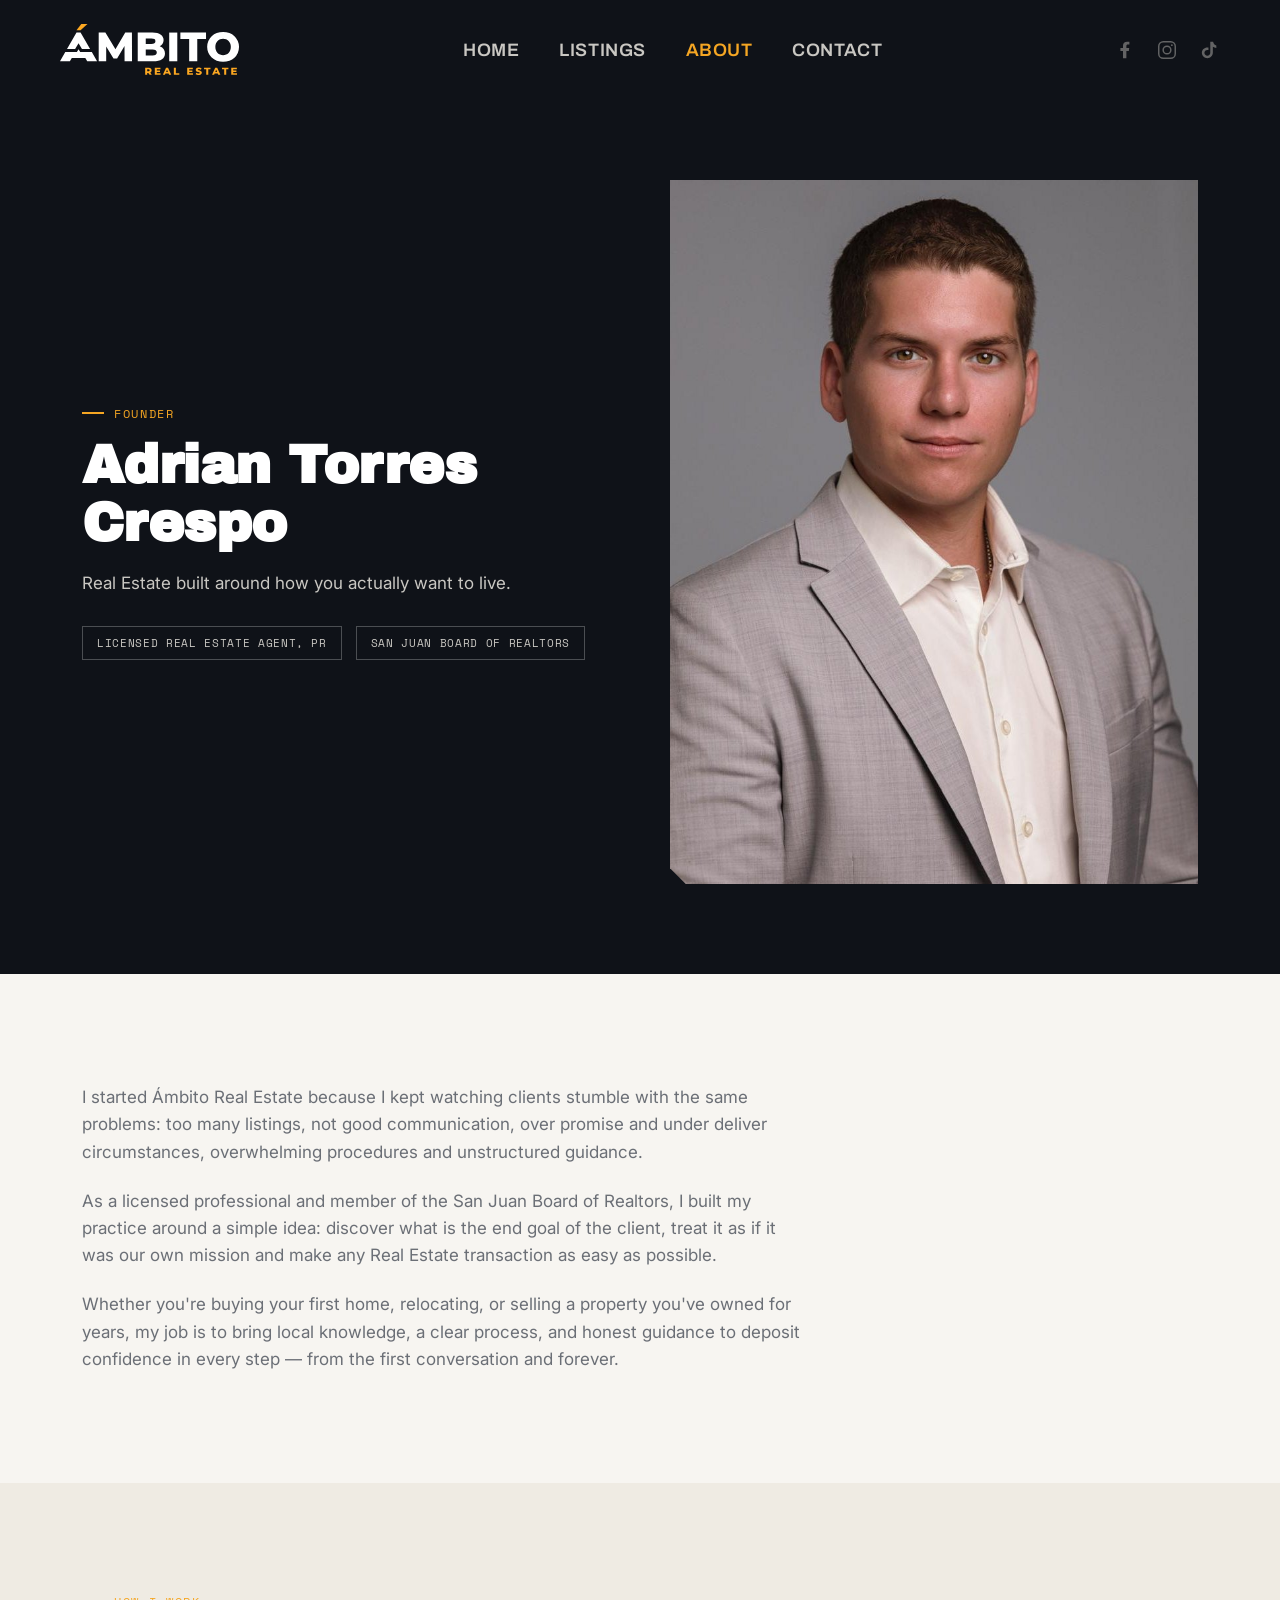
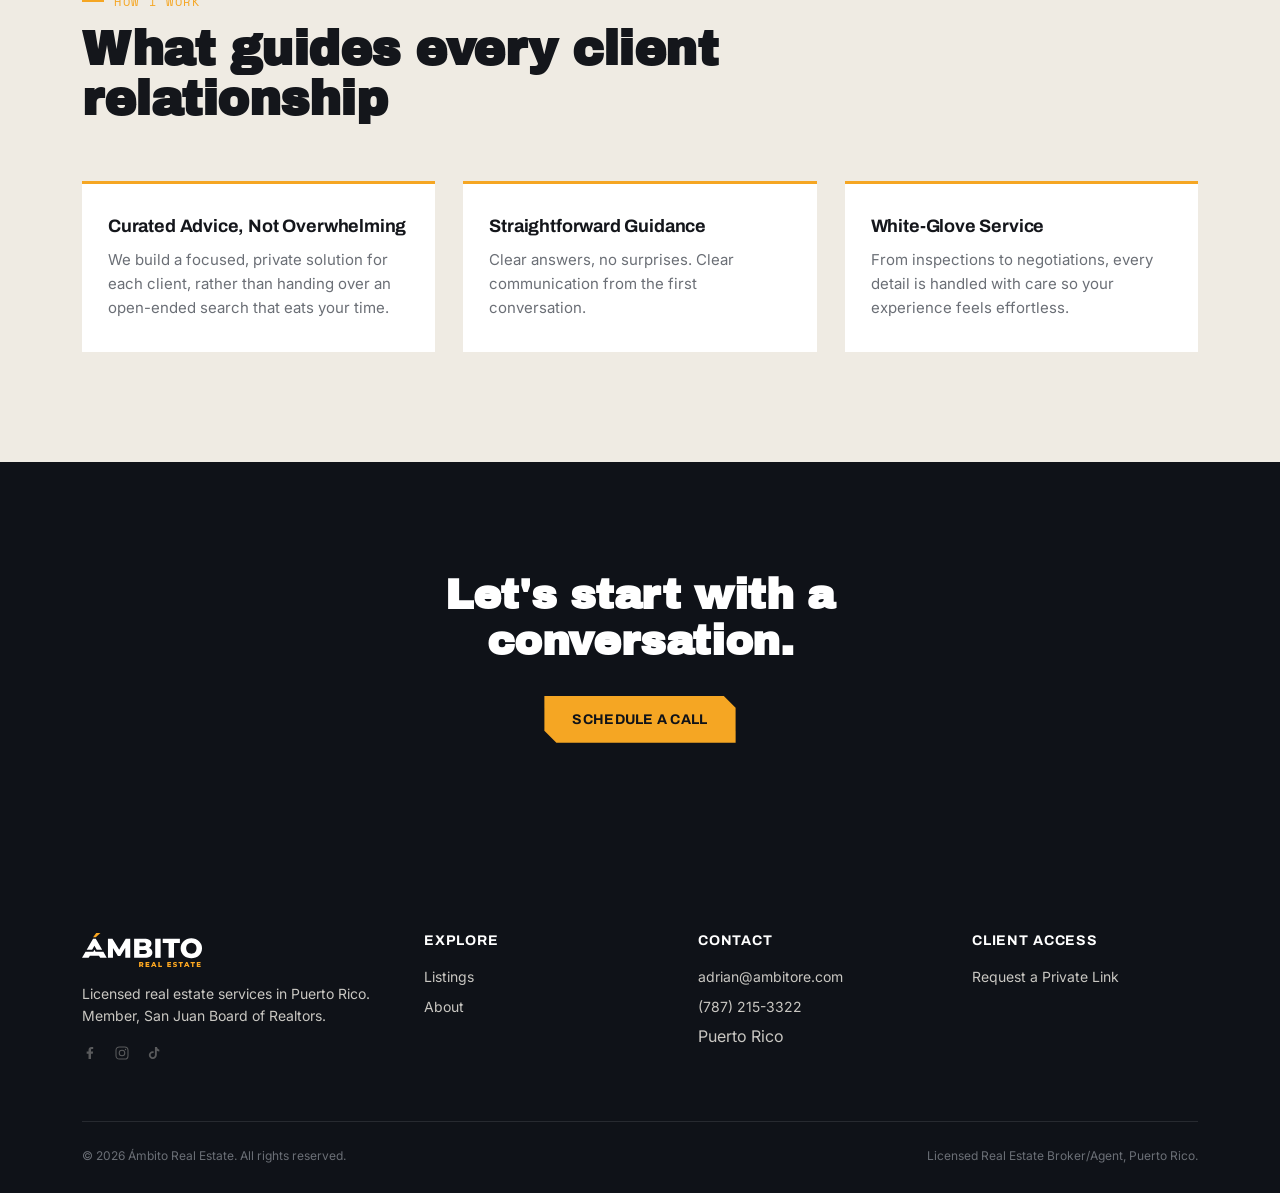
<file: about.html>
<!DOCTYPE html>
<html lang="en">
<head>
<meta charset="UTF-8">
<meta name="viewport" content="width=device-width, initial-scale=1.0">
<title>About | Ámbito Real Estate</title>
<meta name="description" content="Meet the agent behind Ámbito Real Estate — licensed in Puerto Rico, San Juan Board of Realtors member.">
<link rel="icon" href="assets/logomark-amber.jpg">
<link rel="stylesheet" href="assets/style.css">
<style>
  .page-hero{background:var(--navy-950);padding:180px 0 90px;}
  .hero-split{display:grid;grid-template-columns:1fr 1fr;gap:60px;align-items:center;}
  .hero-split h1{font-family:var(--display);color:var(--white);font-size:clamp(34px,4.6vw,54px);line-height:1.08;}
  .hero-split p{color:var(--stone-300);margin-top:18px;font-size:17px;max-width:480px;}
  .agent-photo{aspect-ratio:4/5;background:linear-gradient(160deg,#3a4356,#171b24);}
  .agent-photo img{width:100%;height:100%;object-fit:cover;}

  .credentials{display:flex;gap:14px;flex-wrap:wrap;margin-top:28px;}
  .cred-pill{font-family:var(--mono);font-size:11px;text-transform:uppercase;letter-spacing:0.06em;border:1px solid rgba(255,255,255,0.25);color:var(--stone-300);padding:8px 14px;}

  .story-copy{max-width:720px;font-size:17px;line-height:1.85;color:var(--ink-900);}
  .story-copy p + p{margin-top:22px;}

  .values-grid{display:grid;grid-template-columns:repeat(3,1fr);gap:28px;}
  .value-card{padding:32px 26px;background:var(--white);border-top:3px solid var(--amber-500);}
  .value-card h3{font-family:var(--heading);font-size:18px;}
  .value-card p{margin-top:12px;font-size:15px;}

  @media(max-width:860px){
    .hero-split{grid-template-columns:1fr;}
    .agent-photo{order:-1;max-width:320px;margin:0 auto;}
    .values-grid{grid-template-columns:1fr;}
  }
</style>
</head>
<body>

<header class="site-header solid">
  <div class="container nav-row">
    <a href="index.html" class="logo-link"><img src="assets/wordmark-dark-bg.svg" alt="Ámbito Real Estate"></a>
    <nav class="nav-links">
      <a href="index.html">Home</a>
      <a href="listings.html">Listings</a>
      <a href="about.html" class="active">About</a>
      <a href="contact.html">Contact</a>
    </nav>
    <div class="social-icons">
      <a href="https://www.facebook.com/share/19rs5VyzGH/" target="_blank" rel="noopener noreferrer" aria-label="Facebook"><svg viewBox="0 0 24 24" fill="currentColor"><path d="M13.5 21v-8h2.7l.4-3.3h-3.1V7.6c0-.9.3-1.6 1.7-1.6h1.6V3.1C16.5 3 15.4 3 14.2 3c-2.6 0-4.4 1.6-4.4 4.5v2.2H7v3.3h2.8V21h3.7z"/></svg></a>
      <a href="https://www.instagram.com/adriantorresre" target="_blank" rel="noopener noreferrer" aria-label="Instagram"><svg viewBox="0 0 24 24" fill="none" stroke="currentColor" stroke-width="1.6"><rect x="3" y="3" width="18" height="18" rx="5"/><circle cx="12" cy="12" r="4.2"/><circle cx="17.3" cy="6.7" r="1" fill="currentColor" stroke="none"/></svg></a>
      <a href="https://www.tiktok.com/@adriantorres386" target="_blank" rel="noopener noreferrer" aria-label="TikTok"><svg viewBox="0 0 24 24" fill="currentColor"><path d="M16.5 3c.3 2 1.7 3.6 3.5 4v2.7c-1.4 0-2.7-.4-3.8-1.2v6.6c0 3.3-2.7 5.9-6 5.9s-6-2.6-6-5.9 2.7-5.9 6-5.9c.4 0 .8 0 1.2.1v2.8a3.2 3.2 0 0 0-1.2-.2c-1.8 0-3.2 1.4-3.2 3.2s1.4 3.2 3.2 3.2 3.2-1.4 3.2-3.2V3h3.1z"/></svg></a>
    </div>
    <button class="nav-toggle" aria-label="Menu"><span></span><span></span><span></span></button>
  </div>
</header>

<section class="page-hero">
  <div class="container hero-split">
    <div>
      <div class="eyebrow">Founder</div>
      <h1 style="margin-top:14px;">Adrian Torres Crespo</h1>
      <p>Real Estate built around how you actually want to live. </p>
      <div class="credentials">
        <span class="cred-pill">Licensed Real Estate Agent, PR</span>
        <span class="cred-pill">San Juan Board of Realtors</span>
      </div>
    </div>
    <div class="about-photo cut-bl reveal"><img src="assets/adrian-torres.jpg" alt="Adrian Torres, founder of Ámbito Real Estate" loading="lazy"></div>
  </div>
</section>

<section>
  <div class="container">
    <div class="story-copy reveal">
      <p>I started Ámbito Real Estate because I kept watching clients stumble with the same problems: too many listings, not good communication, over promise and under deliver circumstances, overwhelming procedures and unstructured guidance.</p>
      <p>As a licensed professional and member of the San Juan Board of Realtors, I built my practice around a simple idea: discover what is the end goal of the client, treat it as if it was our own mission and make any Real Estate transaction as easy as possible.</p>
      <p>Whether you're buying your first home, relocating, or selling a property you've owned for years, my job is to bring local knowledge, a clear process, and honest guidance to deposit confidence in every step — from the first conversation and forever.</p>
    </div>
  </div>
</section>

<section style="background:var(--cream-100);">
  <div class="container">
    <div class="section-head reveal">
      <div class="eyebrow">How I Work</div>
      <h2>What guides every client relationship</h2>
    </div>
    <div class="values-grid">
      <div class="value-card reveal">
        <h3>Curated Advice, Not Overwhelming</h3>
        <p>We build a focused, private solution for each client, rather than handing over an open-ended search that eats your time.</p>
      </div>
      <div class="value-card reveal">
        <h3>Straightforward Guidance</h3>
        <p>Clear answers, no surprises. Clear communication from the first conversation.</p>
      </div>
      <div class="value-card reveal">
        <h3>White-Glove Service</h3>
        <p>From inspections to negotiations, every detail is handled with care so your experience feels effortless.</p>
      </div>
    </div>
  </div>
</section>

<section style="background:var(--navy-950);text-align:center;">
  <div class="container">
    <h2 style="font-family:var(--display);color:var(--white);font-size:clamp(28px,3.6vw,42px);max-width:640px;margin:0 auto;">Let's start with a conversation.</h2>
    <a href="contact.html" class="btn btn-primary" style="margin-top:32px;">Schedule a Call</a>
  </div>
</section>

<footer class="site-footer">
  <div class="container">
    <div class="footer-grid">
      <div>
        <img src="assets/wordmark-dark-bg.svg" alt="Ámbito Real Estate" class="footer-logo">
        <p>Licensed real estate services in Puerto Rico. Member, San Juan Board of Realtors.</p>
        <div class="footer-social">
          <a href="https://www.facebook.com/share/19rs5VyzGH/" target="_blank" rel="noopener noreferrer" aria-label="Facebook"><svg viewBox="0 0 24 24" fill="currentColor"><path d="M13.5 21v-8h2.7l.4-3.3h-3.1V7.6c0-.9.3-1.6 1.7-1.6h1.6V3.1C16.5 3 15.4 3 14.2 3c-2.6 0-4.4 1.6-4.4 4.5v2.2H7v3.3h2.8V21h3.7z"/></svg></a>
          <a href="https://www.instagram.com/adriantorresre" target="_blank" rel="noopener noreferrer" aria-label="Instagram"><svg viewBox="0 0 24 24" fill="none" stroke="currentColor" stroke-width="1.6"><rect x="3" y="3" width="18" height="18" rx="5"/><circle cx="12" cy="12" r="4.2"/><circle cx="17.3" cy="6.7" r="1" fill="currentColor" stroke="none"/></svg></a>
          <a href="https://www.tiktok.com/@adriantorres386" target="_blank" rel="noopener noreferrer" aria-label="TikTok"><svg viewBox="0 0 24 24" fill="currentColor"><path d="M16.5 3c.3 2 1.7 3.6 3.5 4v2.7c-1.4 0-2.7-.4-3.8-1.2v6.6c0 3.3-2.7 5.9-6 5.9s-6-2.6-6-5.9 2.7-5.9 6-5.9c.4 0 .8 0 1.2.1v2.8a3.2 3.2 0 0 0-1.2-.2c-1.8 0-3.2 1.4-3.2 3.2s1.4 3.2 3.2 3.2 3.2-1.4 3.2-3.2V3h3.1z"/></svg></a>
        </div>
      </div>
      <div>
        <h4>Explore</h4>
        <ul>
          <li><a href="listings.html">Listings</a></li>
          <li><a href="about.html">About</a></li>
        </ul>
      </div>
      <div>
        <h4>Contact</h4>
        <ul>
          <li><a href="mailto:adrian@ambitore.com">adrian@ambitore.com</a></li>
          <li><a href="tel:+17872153322">(787) 215-3322</a></li>
          <li>Puerto Rico</li>
        </ul>
      </div>
      <div>
        <h4>Client Access</h4>
        <ul><li><a href="contact.html">Request a Private Link</a></li></ul>
      </div>
    </div>
    <div class="footer-bottom">
      <span>&copy; 2026 Ámbito Real Estate. All rights reserved.</span>
      <span>Licensed Real Estate Broker/Agent, Puerto Rico.</span>
    </div>
  </div>
</footer>

<script src="assets/main.js"></script>
</body>
</html>
</file>
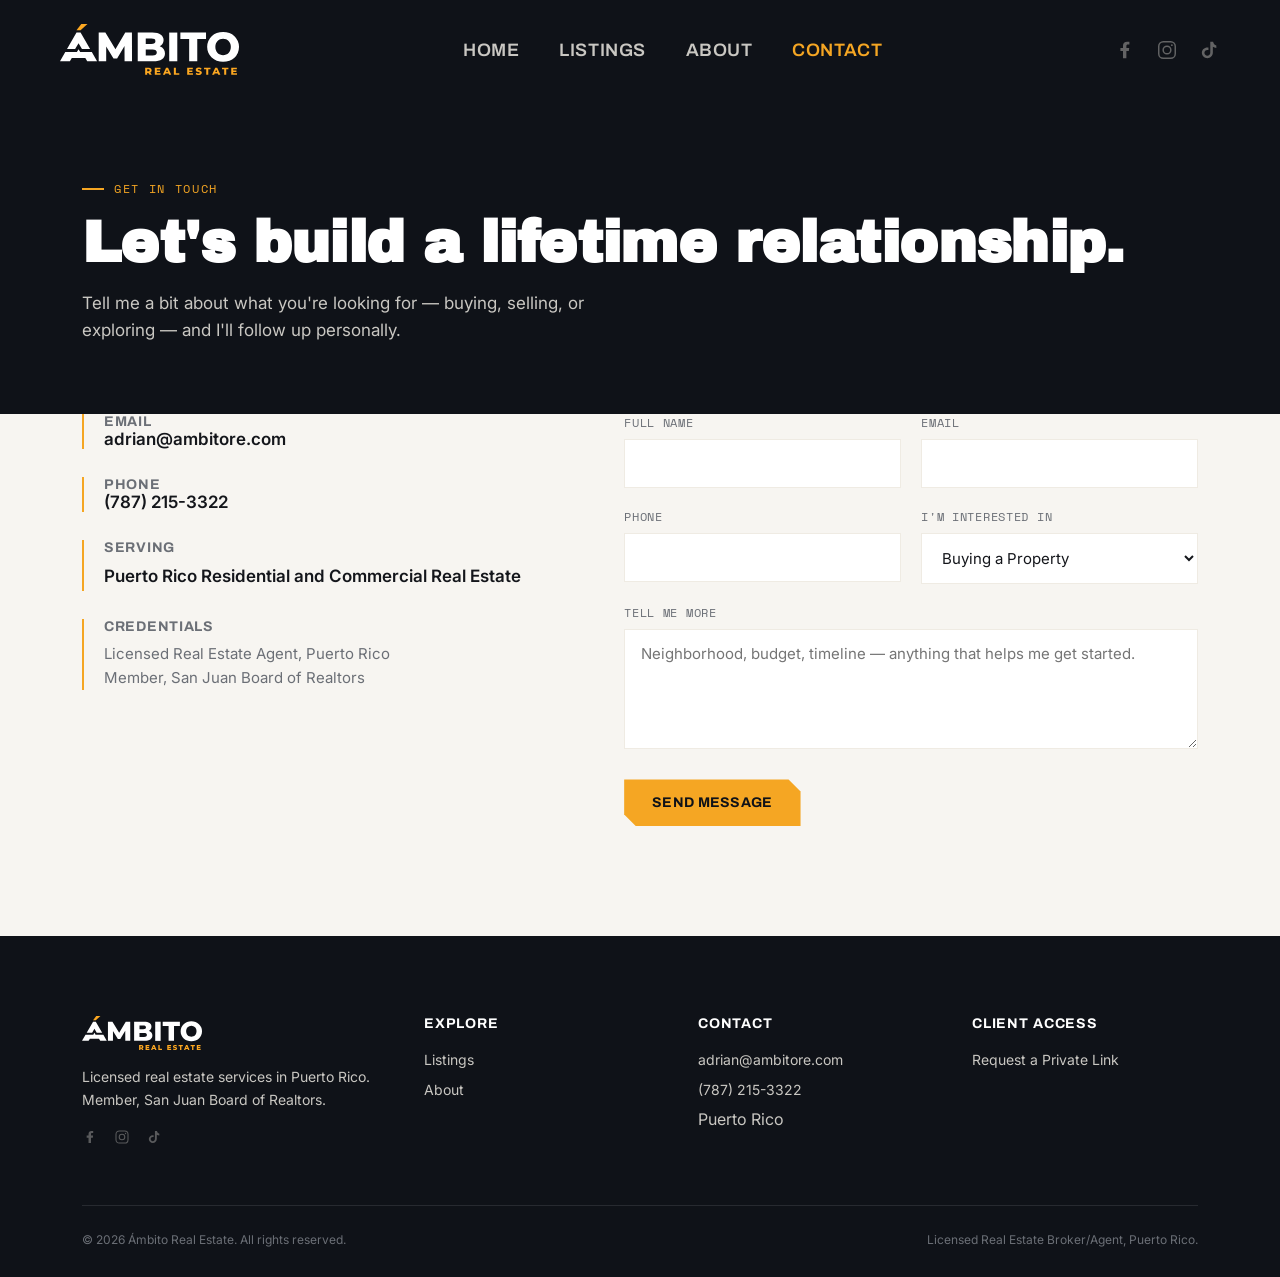
<file: contact.html>
<!DOCTYPE html>
<html lang="en">
<head>
<meta charset="UTF-8">
<meta name="viewport" content="width=device-width, initial-scale=1.0">
<title>Contact | Ámbito Real Estate</title>
<meta name="description" content="Get in touch with Ámbito Real Estate to start a private property search in Puerto Rico.">
<link rel="icon" href="assets/logomark-amber.jpg">
<link rel="stylesheet" href="assets/style.css">
<style>
  .page-hero{background:var(--navy-950);padding:180px 0 70px;}
  .page-hero h1{font-family:var(--display);color:var(--white);font-size:clamp(36px,5vw,58px);}
  .page-hero p{color:var(--stone-300);margin-top:16px;max-width:560px;font-size:17px;}

  .contact-grid{display:grid;grid-template-columns:1fr 1.2fr;gap:64px;}
  .info-block{display:flex;flex-direction:column;gap:28px;}
  .info-item{padding-left:20px;border-left:2px solid var(--amber-500);}
  .info-item h4{font-family:var(--heading);font-size:14px;text-transform:uppercase;letter-spacing:0.05em;color:var(--stone-600);}
  .info-item p, .info-item a{margin-top:8px;font-size:17px;color:var(--ink-900);font-weight:600;}

  form{display:flex;flex-direction:column;gap:20px;}
  label{font-family:var(--mono);font-size:12px;text-transform:uppercase;letter-spacing:0.06em;color:var(--stone-600);margin-bottom:8px;display:block;}
  input, textarea, select{
    width:100%;padding:14px 16px;font-family:var(--body);font-size:15px;
    border:1.5px solid var(--cream-100);background:var(--white);color:var(--ink-900);
  }
  input:focus, textarea:focus, select:focus{outline:2px solid var(--amber-500);outline-offset:1px;border-color:var(--amber-500);}
  .row-2{display:grid;grid-template-columns:1fr 1fr;gap:20px;}
  textarea{resize:vertical;min-height:120px;}
  .submit-row{margin-top:6px;}

  @media(max-width:860px){.contact-grid{grid-template-columns:1fr;}.row-2{grid-template-columns:1fr;}}
</style>
</head>
<body>

<header class="site-header solid">
  <div class="container nav-row">
    <a href="index.html" class="logo-link"><img src="assets/wordmark-dark-bg.svg" alt="Ámbito Real Estate"></a>
    <nav class="nav-links">
      <a href="index.html">Home</a>
      <a href="listings.html">Listings</a>
      <a href="about.html">About</a>
      <a href="contact.html" class="active">Contact</a>
    </nav>
    <div class="social-icons">
      <a href="https://www.facebook.com/share/19rs5VyzGH/" target="_blank" rel="noopener noreferrer" aria-label="Facebook"><svg viewBox="0 0 24 24" fill="currentColor"><path d="M13.5 21v-8h2.7l.4-3.3h-3.1V7.6c0-.9.3-1.6 1.7-1.6h1.6V3.1C16.5 3 15.4 3 14.2 3c-2.6 0-4.4 1.6-4.4 4.5v2.2H7v3.3h2.8V21h3.7z"/></svg></a>
      <a href="https://www.instagram.com/adriantorresre" target="_blank" rel="noopener noreferrer" aria-label="Instagram"><svg viewBox="0 0 24 24" fill="none" stroke="currentColor" stroke-width="1.6"><rect x="3" y="3" width="18" height="18" rx="5"/><circle cx="12" cy="12" r="4.2"/><circle cx="17.3" cy="6.7" r="1" fill="currentColor" stroke="none"/></svg></a>
      <a href="https://www.tiktok.com/@adriantorres386" target="_blank" rel="noopener noreferrer" aria-label="TikTok"><svg viewBox="0 0 24 24" fill="currentColor"><path d="M16.5 3c.3 2 1.7 3.6 3.5 4v2.7c-1.4 0-2.7-.4-3.8-1.2v6.6c0 3.3-2.7 5.9-6 5.9s-6-2.6-6-5.9 2.7-5.9 6-5.9c.4 0 .8 0 1.2.1v2.8a3.2 3.2 0 0 0-1.2-.2c-1.8 0-3.2 1.4-3.2 3.2s1.4 3.2 3.2 3.2 3.2-1.4 3.2-3.2V3h3.1z"/></svg></a>
    </div>
    <button class="nav-toggle" aria-label="Menu"><span></span><span></span><span></span></button>
  </div>
</header>

<section class="page-hero">
  <div class="container">
    <div class="eyebrow">Get In Touch</div>
    <h1 style="margin-top:14px;">Let's build a lifetime relationship.</h1>
    <p>Tell me a bit about what you're looking for — buying, selling, or exploring — and I'll follow up personally.</p>
  </div>
</section>

<section style="padding-top:0;">
  <div class="container contact-grid">
    <div class="info-block reveal">
      <div class="info-item">
        <h4>Email</h4>
        <a href="mailto:adrian@ambitore.com">adrian@ambitore.com</a>
      </div>
      <div class="info-item">
        <h4>Phone</h4>
        <a href="tel:+17872153322">(787) 215-3322</a>
      </div>
      <div class="info-item">
        <h4>Serving</h4>
        <p>Puerto Rico Residential and Commercial Real Estate</p>
      </div>
      <div class="info-item">
        <h4>Credentials</h4>
        <p style="font-size:15px;font-weight:400;color:var(--stone-600);">Licensed Real Estate Agent, Puerto Rico<br>Member, San Juan Board of Realtors</p>
      </div>
    </div>

    <form class="reveal" action="#" method="POST">
      <div class="row-2">
        <div>
          <label for="name">Full Name</label>
          <input type="text" id="name" name="name" required>
        </div>
        <div>
          <label for="email">Email</label>
          <input type="email" id="email" name="email" required>
        </div>
      </div>
      <div class="row-2">
        <div>
          <label for="phone">Phone</label>
          <input type="tel" id="phone" name="phone">
        </div>
        <div>
          <label for="interest">I'm Interested In</label>
          <select id="interest" name="interest">
            <option>Buying a Property</option>
            <option>Selling a Property</option>
            <option>Investing in Real Estate</option>
            <option>Renting</option>
            <option>Just Exploring the Market</option>
          </select>
        </div>
      </div>
      <div>
        <label for="message">Tell Me More</label>
        <textarea id="message" name="message" placeholder="Neighborhood, budget, timeline — anything that helps me get started."></textarea>
      </div>
      <div class="submit-row">
        <button type="submit" class="btn btn-primary">Send Message</button>
      </div>
    </form>
  </div>
</section>

<footer class="site-footer">
  <div class="container">
    <div class="footer-grid">
      <div>
        <img src="assets/wordmark-dark-bg.svg" alt="Ámbito Real Estate" class="footer-logo">
        <p>Licensed real estate services in Puerto Rico. Member, San Juan Board of Realtors.</p>
        <div class="footer-social">
          <a href="https://www.facebook.com/share/19rs5VyzGH/" target="_blank" rel="noopener noreferrer" aria-label="Facebook"><svg viewBox="0 0 24 24" fill="currentColor"><path d="M13.5 21v-8h2.7l.4-3.3h-3.1V7.6c0-.9.3-1.6 1.7-1.6h1.6V3.1C16.5 3 15.4 3 14.2 3c-2.6 0-4.4 1.6-4.4 4.5v2.2H7v3.3h2.8V21h3.7z"/></svg></a>
          <a href="https://www.instagram.com/adriantorresre" target="_blank" rel="noopener noreferrer" aria-label="Instagram"><svg viewBox="0 0 24 24" fill="none" stroke="currentColor" stroke-width="1.6"><rect x="3" y="3" width="18" height="18" rx="5"/><circle cx="12" cy="12" r="4.2"/><circle cx="17.3" cy="6.7" r="1" fill="currentColor" stroke="none"/></svg></a>
          <a href="https://www.tiktok.com/@adriantorres386" target="_blank" rel="noopener noreferrer" aria-label="TikTok"><svg viewBox="0 0 24 24" fill="currentColor"><path d="M16.5 3c.3 2 1.7 3.6 3.5 4v2.7c-1.4 0-2.7-.4-3.8-1.2v6.6c0 3.3-2.7 5.9-6 5.9s-6-2.6-6-5.9 2.7-5.9 6-5.9c.4 0 .8 0 1.2.1v2.8a3.2 3.2 0 0 0-1.2-.2c-1.8 0-3.2 1.4-3.2 3.2s1.4 3.2 3.2 3.2 3.2-1.4 3.2-3.2V3h3.1z"/></svg></a>
        </div>
      </div>
      <div>
        <h4>Explore</h4>
        <ul>
          <li><a href="listings.html">Listings</a></li>
          <li><a href="about.html">About</a></li>
        </ul>
      </div>
      <div>
        <h4>Contact</h4>
        <ul>
          <li><a href="mailto:adrian@ambitore.com">adrian@ambitore.com</a></li>
          <li><a href="tel:+17872153322">(787) 215-3322</a></li>
          <li>Puerto Rico</li>
        </ul>
      </div>
      <div>
        <h4>Client Access</h4>
        <ul><li><a href="contact.html">Request a Private Link</a></li></ul>
      </div>
    </div>
    <div class="footer-bottom">
      <span>&copy; 2026 Ámbito Real Estate. All rights reserved.</span>
      <span>Licensed Real Estate Broker/Agent, Puerto Rico.</span>
    </div>
  </div>
</footer>

<script src="assets/main.js"></script>
</body>
</html>
</file>
<file: assets/style.css>
/* ============================================================
   ÁMBITO REAL ESTATE — Design Tokens
   ============================================================ */
@import url('https://fonts.googleapis.com/css2?family=Archivo+Black&family=Archivo:wght@500;600;700&family=Inter:wght@400;500;600&family=Space+Mono:wght@400;700&display=swap');

:root{
  --navy-950:#0F1218;
  --navy-900:#12151C;
  --navy-800:#1B212E;
  --navy-700:#262E3F;
  --amber-500:#F5A623;
  --amber-400:#FFC15E;
  --cream-50:#F7F5F1;
  --cream-100:#EFEBE3;
  --ink-900:#14161B;
  --stone-600:#6B6F76;
  --stone-300:#C9C7C2;
  --white:#FFFFFF;

  --display:'Archivo Black', sans-serif;
  --heading:'Archivo', sans-serif;
  --body:'Inter', sans-serif;
  --mono:'Space Mono', monospace;

  --cut:16px; /* signature diagonal-cut size */
  --container:1180px;
}

*,*::before,*::after{box-sizing:border-box;}
html{scroll-behavior:smooth;}
body{
  margin:0;
  font-family:var(--body);
  color:var(--ink-900);
  background:var(--cream-50);
  -webkit-font-smoothing:antialiased;
}
img{max-width:100%;display:block;}
a{color:inherit;text-decoration:none;}
h1,h2,h3,h4{margin:0;font-family:var(--heading);font-weight:700;letter-spacing:-0.01em;}
p{margin:0;line-height:1.6;color:var(--stone-600);}
.container{max-width:var(--container);margin:0 auto;padding:0 32px;}

/* --- Signature diagonal-cut clip path, echoing the sliced accent on the wordmark's Á --- */
.cut-tr{clip-path:polygon(0 0, calc(100% - var(--cut)) 0, 100% var(--cut), 100% 100%, 0 100%);}
.cut-bl{clip-path:polygon(0 0, 100% 0, 100% 100%, var(--cut) 100%, 0 calc(100% - var(--cut)));}
.cut-both{clip-path:polygon(0 0, calc(100% - var(--cut)) 0, 100% var(--cut), 100% 100%, var(--cut) 100%, 0 calc(100% - var(--cut)));}

/* --- Utility label style (mono, tracked out, small) --- */
.eyebrow{
  font-family:var(--mono);
  font-size:12px;
  letter-spacing:0.14em;
  text-transform:uppercase;
  color:var(--amber-500);
  display:flex;
  align-items:center;
  gap:10px;
}
.eyebrow::before{
  content:'';
  width:22px;height:2px;
  background:var(--amber-500);
  display:inline-block;
}

/* --- Buttons --- */
.btn{
  display:inline-flex;
  align-items:center;
  gap:10px;
  font-family:var(--heading);
  font-weight:700;
  font-size:14px;
  letter-spacing:0.02em;
  text-transform:uppercase;
  padding:16px 28px;
  border:none;
  cursor:pointer;
  transition:transform .25s ease, background .25s ease, color .25s ease;
}
.btn-primary{
  background:var(--amber-500);
  color:var(--navy-950);
  clip-path:polygon(0 0, calc(100% - 12px) 0, 100% 12px, 100% 100%, 12px 100%, 0 calc(100% - 12px));
}
.btn-primary:hover{background:var(--amber-400); transform:translateY(-2px);}
.btn-ghost{
  background:transparent;
  color:var(--white);
  border:1.5px solid rgba(255,255,255,0.35);
  clip-path:polygon(0 0, calc(100% - 12px) 0, 100% 12px, 100% 100%, 12px 100%, 0 calc(100% - 12px));
}
.btn-ghost:hover{border-color:var(--amber-500); color:var(--amber-500);}
.btn-dark{
  background:var(--navy-950);
  color:var(--white);
  clip-path:polygon(0 0, calc(100% - 12px) 0, 100% 12px, 100% 100%, 12px 100%, 0 calc(100% - 12px));
}
.btn-dark:hover{background:var(--navy-700);}

/* --- Nav --- */
.site-header{
  position:fixed;
  top:0;left:0;right:0;
  z-index:100;
  padding:24px 0;
  transition:background .3s ease, padding .3s ease, box-shadow .3s ease;
}
.site-header.solid{
  background:var(--navy-950);
  padding:14px 0;
  box-shadow:0 6px 24px rgba(0,0,0,0.25);
}
.site-header .container.nav-row{max-width:none;padding-left:60px;padding-right:60px;}
.nav-row{display:flex;align-items:center;justify-content:space-between;}
.logo-link img{height:51px;width:auto;display:block;}
.footer-logo{height:34px;width:auto;margin-bottom:16px;}
.nav-links{display:flex;gap:40px;align-items:center;}
.nav-links a{
  font-family:var(--heading);
  font-weight:600;
  font-size:18px;
  letter-spacing:0.03em;
  text-transform:uppercase;
  color:var(--stone-300);
  transition:color .2s ease;
}
.nav-links a:hover,.nav-links a.active{color:var(--amber-500);}
.nav-toggle{display:none;}

.social-icons{display:flex;align-items:center;gap:20px;margin-left:8px;}
.social-icons a{
  display:flex;align-items:center;justify-content:center;
  opacity:0.45;
  transition:opacity .2s ease, transform .2s ease;
  color:var(--stone-300);
}
.social-icons a:hover{opacity:0.95;color:var(--amber-500);transform:translateY(-1px);}
.social-icons svg{width:22px;height:22px;display:block;}
.footer-social{display:flex;gap:16px;margin-top:18px;}
.footer-social a{opacity:0.4;color:var(--stone-300);transition:opacity .2s ease,color .2s ease;}
.footer-social a:hover{opacity:0.9;color:var(--amber-500);}
.footer-social svg{width:16px;height:16px;display:block;}

@media(max-width:860px){
  .nav-links{
    position:fixed;
    top:0; right:-100%;
    height:100vh; width:min(320px,80vw);
    background:var(--navy-950);
    flex-direction:column;
    justify-content:center;
    align-items:flex-start;
    padding:40px;
    gap:28px;
    transition:right .35s ease;
  }
  .nav-links.open{right:0;}
  .nav-toggle{
    display:flex;
    flex-direction:column;
    gap:5px;
    background:none;border:none;cursor:pointer;
    z-index:110;
    padding:8px;
  }
  .nav-toggle span{width:26px;height:2px;background:var(--white);}
}

/* --- Section spacing --- */
section{padding:110px 0;}
@media(max-width:760px){section{padding:70px 0;}}

.section-head{max-width:640px;margin-bottom:56px;}
.section-head h2{font-family:var(--display);font-size:clamp(32px,4vw,48px);color:var(--ink-900);margin-top:14px;line-height:1.05;}
.section-head p{margin-top:18px;font-size:17px;}
.section-head.on-dark h2{color:var(--white);}
.section-head.on-dark p{color:var(--stone-300);}

/* --- Footer --- */
.site-footer{background:var(--navy-950);color:var(--stone-300);padding:80px 0 30px;}
.footer-grid{display:grid;grid-template-columns:1.3fr 1fr 1fr 1fr;gap:48px;}
.footer-grid h4{color:var(--white);font-family:var(--heading);font-size:14px;text-transform:uppercase;letter-spacing:0.06em;margin-bottom:18px;}
.footer-grid p, .footer-grid a{font-size:14px;color:var(--stone-300);}
.footer-grid ul{list-style:none;margin:0;padding:0;display:flex;flex-direction:column;gap:10px;}
.footer-grid a:hover{color:var(--amber-500);}
.footer-bottom{
  margin-top:60px;padding-top:26px;
  border-top:1px solid rgba(255,255,255,0.1);
  display:flex;justify-content:space-between;flex-wrap:wrap;gap:12px;
  font-size:12px;color:var(--stone-600);
}
@media(max-width:760px){.footer-grid{grid-template-columns:1fr 1fr;}}

/* --- Reveal on scroll --- */
.reveal{opacity:0;transform:translateY(24px);transition:opacity .7s ease, transform .7s ease;}
.reveal.is-visible{opacity:1;transform:translateY(0);}
@media(prefers-reduced-motion:reduce){
  .reveal{opacity:1;transform:none;transition:none;}
}


@media(max-width:860px){
  .logo-link img{height:40px;}
  .site-header .container.nav-row{padding-left:16px;padding-right:16px;}
}
</file>
